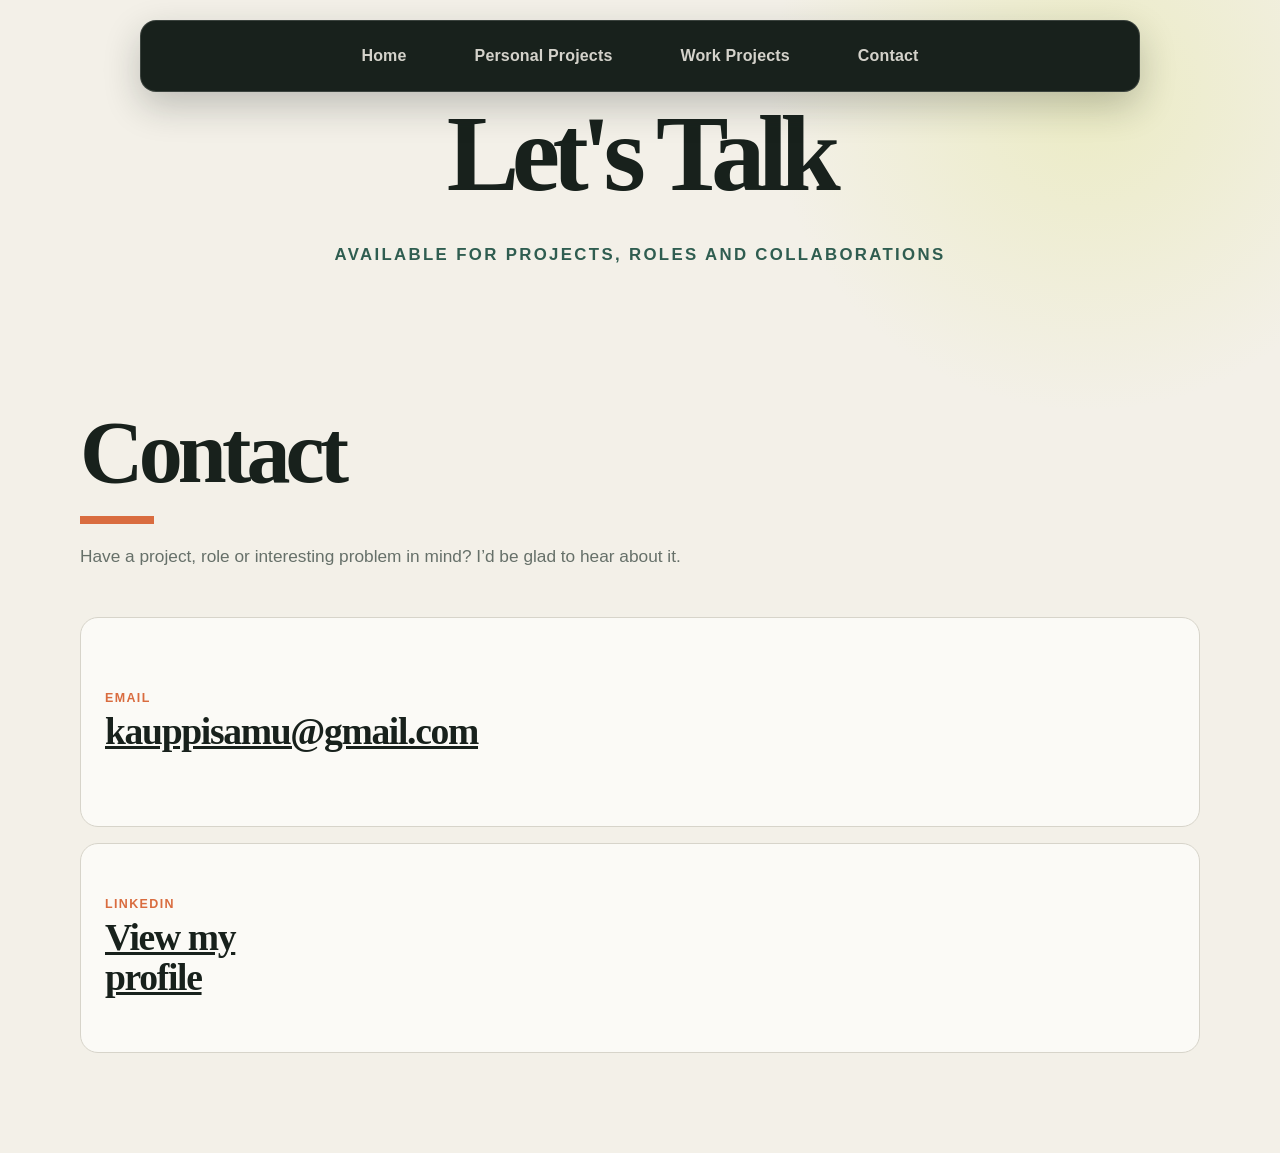
<file: contact.html>
<!DOCTYPE html>
<html lang="en">

<head>
    <meta charset="UTF-8">
    <meta name="viewport" content="width=device-width, initial-scale=1.0">
    <link rel="stylesheet" href="styles.css">
    <title>Contact | Samu Kauppi</title>
</head>

<body>
    <header>
        <h1>Let's Talk</h1>
        <p>Available for projects, roles and collaborations</p>
    </header>

    <nav>
        <ul>
            <li><a href="index.html">Home</a></li>
            <li><a href="personal.html">Personal Projects</a></li>
            <li><a href="work.html">Work Projects</a></li>
            <li><a href="contact.html">Contact</a></li>
        </ul>
    </nav>
    

    <section class="projects">
        <h2>Contact</h2>
        <p>Have a project, role or interesting problem in mind? I’d be glad to hear about it.</p>
        <div class="project">
            <div class="project-details">
                <p>Email</p>
                <h2><a href="mailto:kauppisamu@gmail.com">kauppisamu@gmail.com</a></h2>
            </div>
        </div>
        <div class="project">
            <div class="project-details">
                <p>LinkedIn</p>
                <h2><a href="https://www.linkedin.com/in/samu-kauppi-b359a5295/" target="_blank" rel="noopener">View my profile</a></h2>
            </div>
        </div>
    </section>

</body>

</html>
</file>
<file: styles.css>
:root {
    --ink: #18211c;
    --paper: #f3f0e8;
    --card: #fbfaf6;
    --line: #d7d4ca;
    --green: #2f5d50;
    --lime: #d7df67;
    --orange: #d96c3f;
    --muted: #667069;
}

* {
    box-sizing: border-box;
}

html {
    scroll-behavior: smooth;
}

body {
    margin: 0;
    min-height: 100vh;
    background:
        radial-gradient(circle at 85% 8%, rgba(215, 223, 103, 0.28), transparent 20rem),
        var(--paper);
    color: var(--ink);
    font-family: Inter, Aptos, "Segoe UI", sans-serif;
    line-height: 1.65;
}

a {
    color: inherit;
}

nav {
    position: fixed;
    z-index: 1000;
    top: 20px;
    left: 50%;
    width: min(1000px, calc(100% - 48px));
    transform: translateX(-50%);
    border: 1px solid rgba(243, 240, 232, 0.16);
    border-radius: 16px;
    background: var(--ink);
    box-shadow: 0 14px 36px rgba(24, 33, 28, 0.24);
    backdrop-filter: blur(14px);
}

nav ul {
    display: flex;
    align-items: center;
    justify-content: center;
    gap: 8px;
    margin: 0;
    padding: 9px;
    list-style: none;
}

nav a {
    display: block;
    padding: 13px clamp(16px, 2.8vw, 30px);
    border-radius: 12px;
    color: rgba(243, 240, 232, 0.86);
    font-size: 1rem;
    font-weight: 750;
    letter-spacing: 0.01em;
    text-decoration: none;
    transition: 180ms ease;
}

nav a:hover {
    background: var(--lime);
    color: var(--ink);
}

header {
    display: grid;
    min-height: clamp(230px, 30vh, 320px);
    place-content: center;
    padding: 100px 24px 32px;
    text-align: center;
}

body.home header {
    min-height: 52vh;
    padding: 120px 24px 70px;
}

header h1 {
    margin: 0;
    font-family: Georgia, "Times New Roman", serif;
    font-size: clamp(2rem, 8.5vw, 7.5rem);
    font-weight: 700;
    line-height: 1;
    letter-spacing: -0.07em;
    white-space: nowrap;
}

header p {
    margin: 32px auto 0;
    color: var(--green);
    font-size: clamp(0.85rem, 2vw, 1.05rem);
    font-weight: 800;
    letter-spacing: 0.14em;
    text-transform: uppercase;
}

.about {
    display: grid;
    grid-template-columns: minmax(220px, 0.72fr) minmax(0, 1.28fr);
    gap: clamp(32px, 6vw, 80px);
    align-items: start;
    width: min(1120px, calc(100% - 48px));
    margin: 20px auto 100px;
}

.about-image {
    position: sticky;
    top: 100px;
    width: 100%;
    aspect-ratio: 4 / 5;
    border: 10px solid var(--card);
    border-radius: 3px;
    box-shadow: 18px 18px 0 var(--lime);
    object-fit: cover;
}

.about-text {
    padding-top: 8px;
}

.about-text h2,
.projects > h2 {
    margin: 0 0 28px;
    font-family: Georgia, "Times New Roman", serif;
    font-size: clamp(2.8rem, 7vw, 5.5rem);
    line-height: 0.95;
    letter-spacing: -0.055em;
}

.about-text h2::after,
.projects > h2::after {
    content: "";
    display: block;
    width: 74px;
    height: 8px;
    margin-top: 22px;
    background: var(--orange);
}

.about-text p {
    margin: 0 0 20px;
    color: #3d463f;
    font-family: Georgia, "Times New Roman", serif;
    font-size: clamp(1.08rem, 1.6vw, 1.22rem);
}

.about-text p:first-of-type::first-line {
    color: var(--ink);
    font-weight: 700;
}

.projects {
    width: min(1120px, calc(100% - 48px));
    margin: 110px auto 100px;
}

.projects > p {
    max-width: 690px;
    margin: -10px 0 46px;
    color: var(--muted);
    font-size: 1.08rem;
}

.project {
    display: grid;
    grid-template-columns: 210px 1fr;
    gap: 32px;
    align-items: center;
    min-height: 210px;
    margin-bottom: 16px;
    padding: 16px;
    border: 1px solid var(--line);
    border-radius: 18px;
    background: var(--card);
    transition: transform 220ms ease, box-shadow 220ms ease, border-color 220ms ease;
}

.project-link {
    display: block;
    color: inherit;
    text-decoration: none;
}

.project-link:hover .project {
    transform: translateY(-5px) rotate(-0.2deg);
    border-color: rgba(47, 93, 80, 0.45);
    box-shadow: 12px 14px 0 rgba(47, 93, 80, 0.10);
}

.project .button {
    width: 210px;
    height: 178px;
    border-radius: 12px;
    background-position: center;
    background-size: cover;
    transition: transform 220ms ease;
}

.project-link:hover .button {
    transform: scale(0.97);
}

.project-details {
    padding: 20px 24px 20px 8px;
}

.project-details h2 {
    margin: 0 0 8px;
    font-family: Georgia, "Times New Roman", serif;
    font-size: clamp(1.6rem, 4vw, 2.35rem);
    line-height: 1.05;
    letter-spacing: -0.035em;
}

.project-details p {
    margin: 4px 0;
    color: var(--muted);
}

.project-details p:first-of-type {
    color: var(--orange);
    font-size: 0.78rem;
    font-weight: 900;
    letter-spacing: 0.11em;
    text-transform: uppercase;
}

.project-details p:last-child {
    margin-top: 12px;
    color: var(--ink);
    font-size: 1.02rem;
}

.back-button-container {
    position: fixed;
    z-index: 900;
    top: 91px;
    left: 24px;
}

.back-button {
    display: grid;
    width: 44px;
    height: 44px;
    place-items: center;
    border: 1px solid var(--line);
    border-radius: 50%;
    background: var(--card);
    box-shadow: 0 8px 24px rgba(24, 33, 28, 0.08);
    font-size: 1.25rem;
    text-decoration: none;
    transition: 180ms ease;
}

.back-button:hover {
    background: var(--lime);
    transform: translateX(-3px);
}

.project-template {
    display: grid;
    grid-template-columns: minmax(0, 0.85fr) minmax(280px, 1.15fr);
    gap: clamp(32px, 7vw, 90px);
    align-items: center;
    width: min(1120px, calc(100% - 48px));
    margin: 0 auto;
    padding: 150px 0 60px;
}

.project-info {
    border: 0;
    padding: 0;
}

.project-info h2 {
    margin: 0 0 28px;
    font-family: Georgia, "Times New Roman", serif;
    font-size: clamp(3.2rem, 8vw, 6.5rem);
    line-height: 0.92;
    letter-spacing: -0.065em;
}

.project-info ul {
    margin: 0;
    padding: 0;
    list-style: none;
}

.project-info li {
    margin: 0;
    padding: 12px 0;
    border-bottom: 1px solid var(--line);
}

.project-info strong {
    display: inline-block;
    min-width: 130px;
    color: var(--muted);
    font-size: 0.75rem;
    letter-spacing: 0.08em;
    text-transform: uppercase;
}

.project-info a {
    color: var(--green);
    font-weight: 800;
}

.project-image {
    text-align: center;
}

.project-image img {
    width: 100%;
    max-height: 520px;
    border: 12px solid var(--card);
    border-radius: 4px;
    box-shadow: 16px 16px 0 var(--lime);
    object-fit: contain;
}

.project-description {
    max-width: 820px;
    margin: 50px auto 100px;
    padding: 0 24px;
}

.project-description p {
    margin: 0 0 20px;
    font-family: Georgia, "Times New Roman", serif;
    font-size: clamp(1.08rem, 2vw, 1.25rem);
}

.inline-image {
    display: block;
    width: 100%;
    height: auto;
    margin: 36px auto;
    border: 8px solid var(--card);
    border-radius: 4px;
    box-shadow: 10px 10px 0 var(--lime);
}

@media (max-width: 760px) {
    nav {
        top: 10px;
        width: calc(100% - 20px);
        border-radius: 14px;
    }

    nav ul {
        justify-content: space-between;
        gap: 0;
    }

    nav a {
        padding: 11px clamp(4px, 1.8vw, 12px);
        font-size: clamp(0.7rem, 2.7vw, 0.88rem);
        letter-spacing: 0;
        white-space: nowrap;
    }

    header {
        min-height: 220px;
        padding: 88px 16px 24px;
    }

    body.home header {
        min-height: 420px;
        padding: 100px 24px 70px;
    }

    header h1 {
        font-size: clamp(2rem, 8.5vw, 3.8rem);
    }

    .about,
    .projects {
        width: calc(100% - 32px);
    }

    .about {
        grid-template-columns: 1fr;
        margin-bottom: 70px;
    }

    .about-image {
        position: relative;
        top: auto;
        width: min(330px, 88%);
        margin: 0 auto;
    }

    .about-text h2,
    .projects > h2 {
        font-size: clamp(3rem, 15vw, 4.5rem);
    }

    .projects {
        margin-top: 80px;
    }

    .project {
        grid-template-columns: 1fr;
        gap: 12px;
        padding: 12px;
    }

    .project .button {
        width: 100%;
        height: 220px;
    }

    .project-details {
        padding: 12px 8px 16px;
    }

    .back-button-container {
        top: 72px;
        left: 12px;
    }

    .project-template {
        grid-template-columns: 1fr;
        width: calc(100% - 32px);
        padding-top: 120px;
    }

    .project-info h2 {
        font-size: clamp(3rem, 16vw, 5rem);
    }

    .project-image img {
        max-height: 420px;
    }
}
</file>
